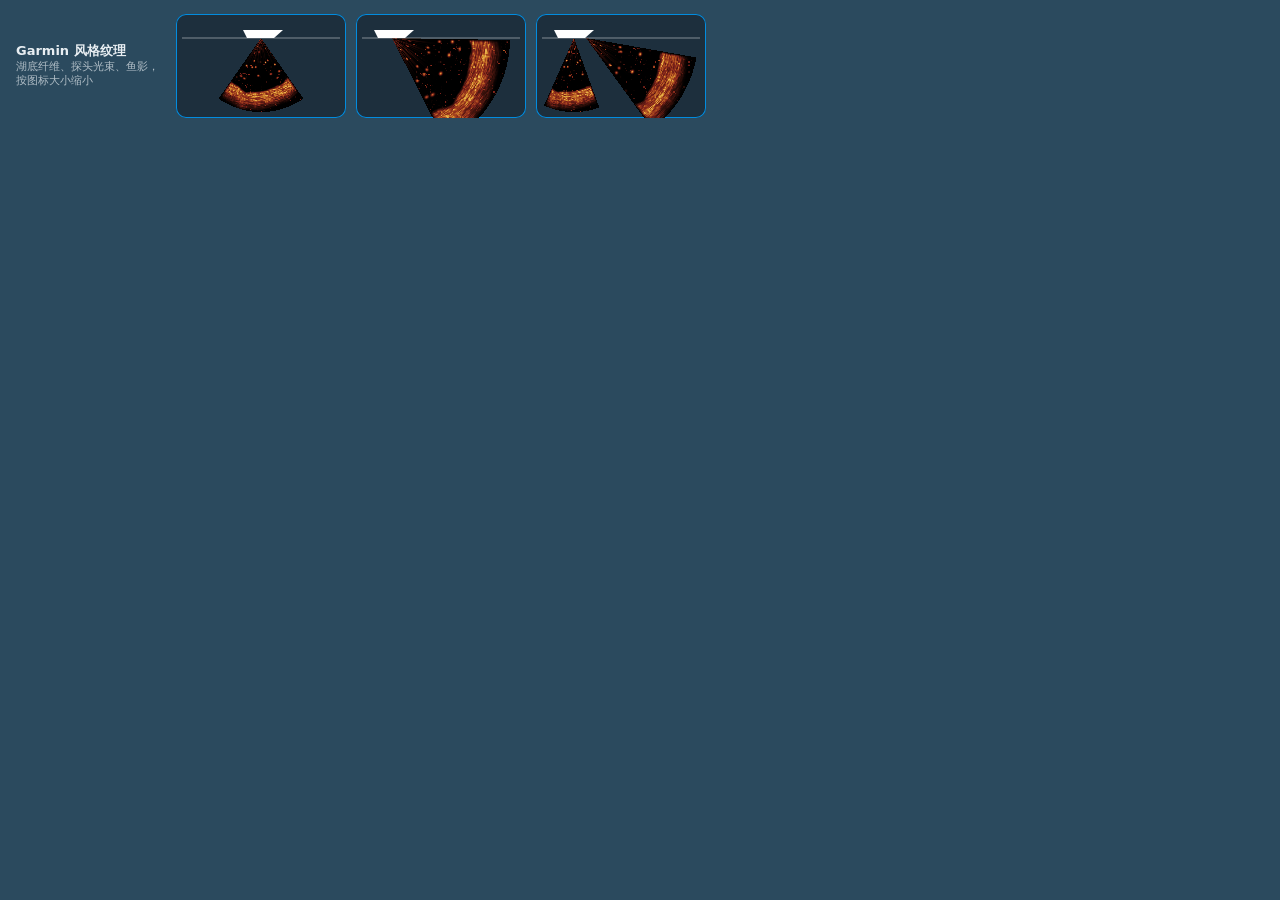
<file: fx/index.html>
<!doctype html><meta charset=utf-8><meta name=viewport content="width=device-width,initial-scale=1">
<title>Sonar Icon Effects</title>
<style>html{color-scheme:dark}body{margin:0;background:#2b4a5e;color:#e8eef2;font:600 13px system-ui,sans-serif;padding-block:14px;padding-left:max(16px,env(safe-area-inset-left,0px));padding-right:max(16px,env(safe-area-inset-right,0px))}
.r{display:flex;flex-wrap:wrap;gap:10px;align-items:center}.l{width:150px;line-height:1.3}.l small{display:block;font-weight:400;opacity:.7}
.t{position:relative;width:170px;height:104px;border-radius:10px;background:#1d2f3d;box-shadow:inset 0 0 0 1px #028cdf;overflow:hidden}
canvas{position:absolute;inset:0;width:100%;height:100%}svg{position:absolute;inset:0;width:100%;height:100%}</style>
<div class=r><div class=l>Garmin 风格纹理<small>湖底纤维、探头光束、鱼影，按图标大小缩小</small></div><div class=t id=Down></div><div class=t id=Forward></div><div class=t id=Combo></div></div>
<script>
const LUT=new Uint8Array([0,0,0,2,1,0,4,1,1,7,2,1,9,2,2,11,3,2,13,4,2,15,4,3,18,5,3,20,6,4,22,6,4,24,7,4,26,7,5,28,8,5,30,8,5,32,9,6,34,9,6,35,10,6,36,10,6,37,11,7,39,11,7,40,12,7,41,12,8,43,13,8,44,13,8,46,14,9,47,14,9,48,15,10,50,15,10,51,16,10,53,16,11,54,16,11,56,17,11,57,17,12,59,18,12,60,18,12,62,19,12,63,19,13,65,19,13,66,20,13,68,20,14,69,21,14,71,21,14,72,21,15,74,22,15,76,22,15,77,23,16,78,23,16,80,23,16,81,24,16,83,24,17,84,25,17,86,25,17,87,25,18,88,25,18,90,26,18,91,26,18,92,26,19,94,27,19,95,27,19,97,27,20,98,27,20,99,28,20,101,28,21,102,28,21,104,29,21,105,29,21,106,29,22,108,30,22,109,30,22,111,30,23,112,31,23,114,31,23,115,31,24,116,32,24,118,32,24,119,32,24,120,33,25,122,33,25,123,34,25,124,34,25,125,35,25,126,35,26,127,36,26,128,36,26,129,37,26,130,38,26,131,38,26,132,39,26,133,40,27,134,40,27,135,41,27,136,42,27,137,42,27,138,43,27,138,44,27,139,45,27,140,45,27,141,46,27,142,47,28,142,48,28,143,48,28,144,49,28,145,50,28,146,51,28,146,51,28,147,52,28,148,53,28,149,54,28,150,54,28,150,55,29,151,56,29,152,57,29,153,57,29,154,58,29,154,59,29,155,60,29,156,60,29,157,61,29,158,62,29,158,63,29,159,63,29,160,64,30,161,65,30,162,66,30,163,66,30,163,67,30,164,68,30,165,69,30,166,70,31,167,71,31,168,72,31,169,73,31,170,74,31,171,75,32,172,76,32,173,77,32,173,78,32,174,79,33,175,80,33,176,81,33,177,82,34,177,83,34,178,84,34,179,86,34,180,87,35,181,88,35,181,89,35,182,90,36,183,91,36,183,92,36,184,93,37,185,94,37,186,96,37,186,97,38,187,98,38,188,99,38,188,100,39,189,101,39,190,102,39,191,103,40,191,104,40,192,105,40,193,106,41,193,107,41,194,108,41,194,110,41,195,111,42,196,112,42,196,113,42,197,114,42,197,115,43,198,116,43,198,117,43,199,119,43,200,120,43,200,121,44,201,122,44,201,123,44,202,125,44,202,126,44,203,127,45,203,128,45,204,129,45,204,130,45,205,131,45,205,132,46,206,134,46,206,135,46,207,136,46,207,137,47,208,138,47,208,139,47,209,140,47,209,142,48,210,143,48,211,145,48,212,146,49,212,148,49,213,149,50,214,150,51,215,152,52,216,153,52,217,155,53,218,156,54,218,158,55,219,159,57,220,160,58,221,161,59,222,163,61,223,164,62,224,165,63,225,167,65,226,168,66,226,169,67,227,170,69,228,171,70,229,173,72,230,174,73,231,175,74,232,176,76,233,178,77,234,179,79,234,181,83,235,183,86,236,185,90,236,187,93,237,189,96,238,191,100,238,193,103,239,196,107,240,198,110,240,200,114,241,202,117,241,204,121,242,206,125,243,209,128,243,211,132,244,213,135,245,215,139,245,217,142,246,220,146,246,222,149,247,224,155,248,226,163,249,229,170,249,231,178,250,234,186,251,237,193,251,239,201,252,242,209,253,244,216,253,246,223,254,249,229,254,251,235,255,255,255]),W=170,H=104,SEA=24
const rad=a=>a*Math.PI/180
const shapes={Down:[[85,SEA,90,70,74]],Forward:[[36,SEA,32,62,118]],Combo:[[38,SEA,92,44,74],[50,SEA,32,44,112]]}
const fs=`precision highp float;uniform float t;uniform vec4 f[2];uniform float n;uniform float d;uniform sampler2D lut;
float h(vec2 p){return fract(sin(dot(p,vec2(127.1,311.7)))*43758.5453);}
float vn(vec2 p){vec2 i=floor(p),q=fract(p);q=q*q*(3.-2.*q);return mix(mix(h(i),h(i+vec2(1,0)),q.x),mix(h(i+vec2(0,1)),h(i+vec2(1,1)),q.x),q.y);}
float bayer(vec2 p){float s=0.,w=1.;for(int i=0;i<3;i++){vec2 m=mod(p,2.);float q=m.x*(3.-2.*m.y)+2.*m.y*(1.-m.x);q=m.x<.5?(m.y<.5?0.:3.):(m.y<.5?2.:1.);s=s*0.+s+q*w;w*=.25;p=floor(p/2.);}return (s+.125)/4.*1.;}
void main(){vec2 c=vec2(gl_FragCoord.x,${H}.*d-gl_FragCoord.y)/d;vec3 o=vec3(0.);float al=0.;
for(int i=0;i<2;i++){if(float(i)>=n)break;vec2 a=f[i].xy;float R=f[i].z,ang=f[i].w;vec2 p=c-a;float r=length(p);float th=atan(p.y,p.x)-ang;
float hw=(i==0?HA0:HA1);if(abs(th)>hw||r>R)continue;float u=r/R;
float pg=floor(t*8.);float e=smoothstep(hw,hw-.04,abs(th));
float wv=sin(pow(r/50.,1.7)*7.-6.*t)*.5+.5;
float fib=vn(vec2(th*22.+pg*.03,u*150.));float fib2=vn(vec2(th*60.,u*60.+3.));
float bedR=.68+.05*sin(th*4.+1.)+.05*vn(vec2(th*7.,2.));
float bed=smoothstep(bedR-.02,bedR+.02,u)*(1.-smoothstep(bedR+.1,bedR+.26,u));
float bedV=bed*(.2+.6*fib*fib2+.28*fib);
float rays=exp(-u*11.)*pow(vn(vec2(th*38.,1.)),2.)*.9;
vec2 cl=vec2(th*9.,u*11.);vec2 ci=floor(cl);float hit=step(.8,h(ci+7.))*step(u,bedR-.1)*step(.12,u);vec2 cf=fract(cl)-.5-(vec2(h(ci),h(ci+3.))-.5)*.4;float blob=hit*exp(-(cf.x*cf.x*18.+cf.y*cf.y*70.))*.72;
float speck=pow(h(floor(c*d*.8)+pg*.011),60.)*.5;
float v=max(max(bedV,rays),blob)+speck;v*=(.72+.38*wv)*e;v=min(v*1.1,.86);
vec3 col=texture2D(lut,vec2(clamp(v,0.,.995),.5)).rgb;o=max(o,col);al=1.;}
gl_FragColor=vec4(o,al);}`
for(const v of Object.keys(shapes)){const el=document.getElementById(v),c=document.createElement('canvas'),d=Math.min(2,devicePixelRatio||1);c.width=W*d;c.height=H*d;el.append(c)
const s=shapes[v];const HA=s.map(a=>rad(a[3]/2));
const g=c.getContext('webgl',{premultipliedAlpha:false,alpha:true});
const vs=g.createShader(g.VERTEX_SHADER);g.shaderSource(vs,'attribute vec2 p;void main(){gl_Position=vec4(p,0.,1.);}');g.compileShader(vs)
const fsh=g.createShader(g.FRAGMENT_SHADER);g.shaderSource(fsh,fs.replace('HA0',HA[0].toFixed(4)).replace('HA1',(HA[1]||0).toFixed(4)));g.compileShader(fsh)
if(!g.getShaderParameter(fsh,g.COMPILE_STATUS))console.error(g.getShaderInfoLog(fsh))
const pr=g.createProgram();g.attachShader(pr,vs);g.attachShader(pr,fsh);g.linkProgram(pr);g.useProgram(pr)
g.bindBuffer(g.ARRAY_BUFFER,g.createBuffer());g.bufferData(g.ARRAY_BUFFER,new Float32Array([-1,-1,3,-1,-1,3]),g.STATIC_DRAW);const loc=g.getAttribLocation(pr,'p');g.enableVertexAttribArray(loc);g.vertexAttribPointer(loc,2,g.FLOAT,false,0,0)
const rgba=new Uint8Array(1024);for(let i=0;i<256;i++)rgba.set([LUT[i*3],LUT[i*3+1],LUT[i*3+2],255],i*4)
g.bindTexture(g.TEXTURE_2D,g.createTexture());g.texImage2D(g.TEXTURE_2D,0,g.RGBA,256,1,0,g.RGBA,g.UNSIGNED_BYTE,rgba);g.texParameteri(g.TEXTURE_2D,g.TEXTURE_MIN_FILTER,g.LINEAR);g.texParameteri(g.TEXTURE_2D,g.TEXTURE_MAG_FILTER,g.LINEAR);g.texParameteri(g.TEXTURE_2D,g.TEXTURE_WRAP_S,g.CLAMP_TO_EDGE);g.texParameteri(g.TEXTURE_2D,g.TEXTURE_WRAP_T,g.CLAMP_TO_EDGE)
const fa=[];s.forEach(a=>fa.push(a[0],a[1],a[4],rad(a[2])));while(fa.length<8)fa.push(0)
g.uniform4fv(g.getUniformLocation(pr,'f'),new Float32Array(fa));g.uniform1f(g.getUniformLocation(pr,'n'),s.length);g.uniform1f(g.getUniformLocation(pr,'d'),d)
const ut=g.getUniformLocation(pr,'t');g.viewport(0,0,c.width,c.height)
const still=matchMedia('(prefers-reduced-motion:reduce)').matches
const draw=ms=>{g.clearColor(0,0,0,0);g.clear(g.COLOR_BUFFER_BIT);g.uniform1f(ut,ms/1000);g.drawArrays(g.TRIANGLES,0,3);if(!still)requestAnimationFrame(draw)};requestAnimationFrame(draw)
const x=v==='Down'?85:36
el.insertAdjacentHTML('beforeend',`<svg viewBox="0 0 ${W} ${H}"><path d="M6 ${SEA}H${W-6}" stroke="#fff" stroke-opacity=".45"/><path d="M${x-18} ${SEA-8}H${x+22}L${x+13} ${SEA}H${x-14}Z" fill="#fff"/></svg>`)}
</script>
</file>
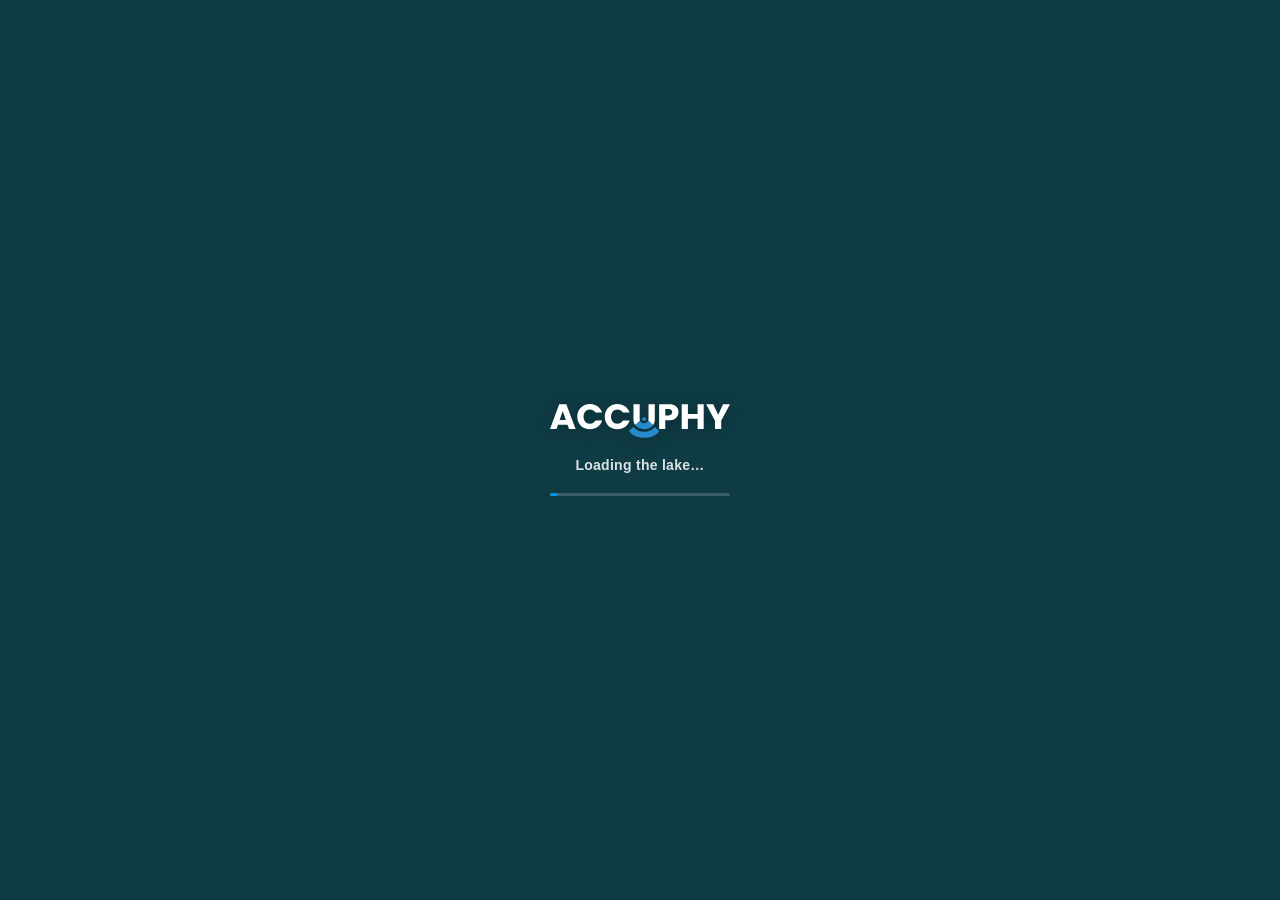
<file: jig/index.html>
<!doctype html>
<html lang="en"><head><meta charset="utf-8"><meta name="robots" content="noindex">
<meta http-equiv="refresh" content="0; url=../"><title>Accuphy Lab</title>
<link rel="canonical" href="../"></head>
<body><p>This test page has moved. <a href="../">Open the Accuphy Lab</a>.</p></body></html>
</file>
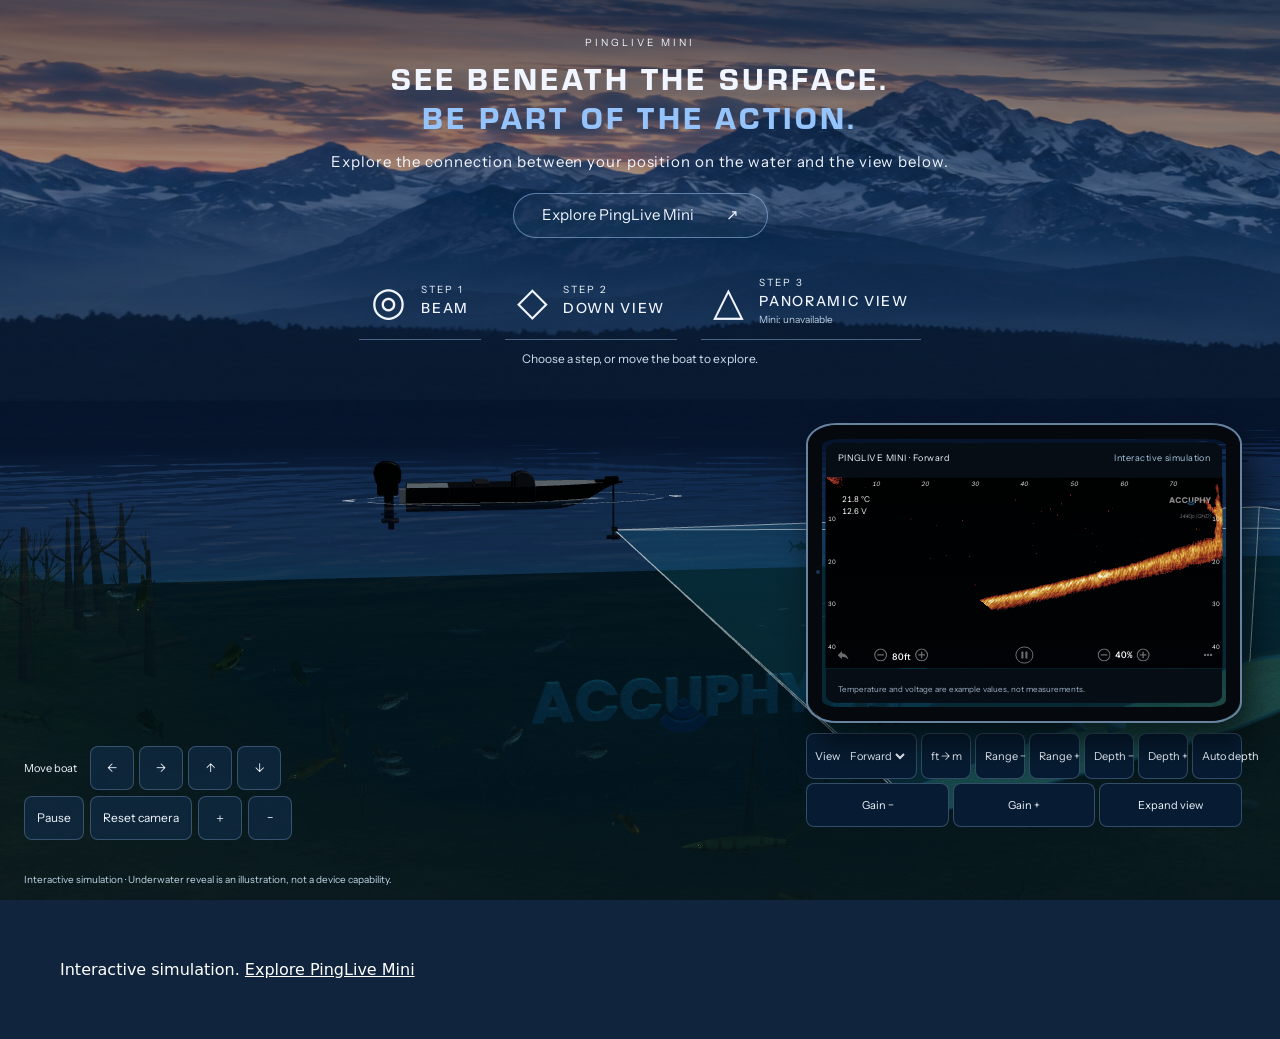
<file: pr31/index.html>
<!doctype html><html lang="en"><meta charset="utf-8"><meta name="viewport" content="width=device-width,initial-scale=1"><meta name="robots" content="noindex"><title>ACCUPHY — Blue Hour Lake</title><link rel="stylesheet" href="./accuphy-blue-hour-822669c346d5.css"><style>body{margin:0;background:#10253d}footer{padding:60px;color:white;font:16px system-ui}</style><div data-accuphy-blue-hour><header style="padding:48px 24px;color:white;text-align:center;font:16px system-ui"><h1>SEE BENEATH THE SURFACE.</h1><p>BE PART OF THE ACTION.</p><p>Interactive simulation. If the lake does not load, explore PingLive Mini.</p><a style="color:white" href="https://shop.accuphy.com/en-us/products/pinglive-mini">Explore PingLive Mini</a></header></div><footer>Interactive simulation. <a style="color:white" href="https://shop.accuphy.com/en-us/products/pinglive-mini">Explore PingLive Mini</a></footer><script type="module" src="./accuphy-blue-hour-loader.js"></script></html>
</file>
<file: pr31/accuphy-blue-hour-822669c346d5.css>
:where([data-accuphy-blue-hour]) .bh-hero{isolation:isolate;color:#f0f5ff;touch-action:pan-y pinch-zoom;background:#132d4d;height:min(960px,100vh);min-height:800px;font:15px/1.5 Instrument Sans,sans-serif;position:relative;overflow:hidden}:where([data-accuphy-blue-hour]) .bh-hero *{box-sizing:border-box}:where([data-accuphy-blue-hour]) .bh-hero button,:where([data-accuphy-blue-hour]) .bh-hero a{touch-action:pan-y pinch-zoom}:where([data-accuphy-blue-hour]) .bh-hero button{cursor:pointer;color:inherit;font:inherit;background:#112c46b8;border:1px solid #a9cfff44;border-radius:8px;min-height:44px;padding:8px 12px}:where([data-accuphy-blue-hour]) .bh-hero button:disabled{opacity:.45;cursor:default}:where([data-accuphy-blue-hour]) .bh-hero :focus-visible{outline-offset:4px;outline:2px solid #b6e8ff}:where([data-accuphy-blue-hour]) .bh-canvas{touch-action:pan-y pinch-zoom;position:absolute;inset:0}:where([data-accuphy-blue-hour]) .bh-canvas>div,:where([data-accuphy-blue-hour]) .bh-canvas canvas{touch-action:pan-y pinch-zoom!important}:where([data-accuphy-blue-hour]) .bh-shade{pointer-events:none;background:linear-gradient(#071c3ae0,#0000 48%,#071b32aa);position:absolute;inset:0}:where([data-accuphy-blue-hour]) .bh-heading{text-align:center;pointer-events:none;padding:35px 24px 0;position:relative}:where([data-accuphy-blue-hour]) .bh-heading>*{margin:0}:where([data-accuphy-blue-hour]) .bh-heading h1{letter-spacing:.1em;font:800 clamp(22px,2.5vw,43px)/1.23 Eurostile Heavy,sans-serif}:where([data-accuphy-blue-hour]) .bh-heading h1 span{color:#95c4fc;display:block}:where([data-accuphy-blue-hour]) .bh-heading>p:not(.bh-kicker){letter-spacing:.06em;margin-top:12px}:where([data-accuphy-blue-hour]) .bh-kicker{letter-spacing:.3em;font-size:10px;margin-bottom:10px!important}:where([data-accuphy-blue-hour]) .bh-cta{color:inherit;pointer-events:auto;background:#7398bc14;border:1px solid #9bc4f488;border-radius:30px;justify-content:center;align-items:center;gap:32px;min-height:44px;margin-top:20px;padding:10px 28px;text-decoration:none;display:inline-flex}:where([data-accuphy-blue-hour]) .bh-steps{justify-content:center;gap:24px;max-width:880px;margin:25px auto 0;display:flex;position:relative}:where([data-accuphy-blue-hour]) .bh-steps button{text-align:left;background:0 0;border:0;border-bottom:1px solid #accfff66;border-radius:0;align-items:center;gap:15px;min-width:195px;padding:12px;display:flex}:where([data-accuphy-blue-hour]) .bh-steps button[aria-pressed=true]{border-color:#8cdcff;box-shadow:0 5px 8px -6px #80ddff}:where([data-accuphy-blue-hour]) .bh-symbol{font-size:40px;font-weight:300;line-height:1}:where([data-accuphy-blue-hour]) .bh-steps small{letter-spacing:.2em;font-size:10px;display:block}:where([data-accuphy-blue-hour]) .bh-steps strong{letter-spacing:.12em;text-transform:uppercase;font-size:14px;font-weight:500}:where([data-accuphy-blue-hour]) .bh-steps em{color:#bad0e4;font-size:10px;font-style:normal;display:block}:where([data-accuphy-blue-hour]) .bh-status{text-align:center;color:#cee0ef;max-width:670px;margin:10px auto;padding:0 16px;font-size:12px;position:relative}:where([data-accuphy-blue-hour]) .bh-device{pointer-events:none;width:clamp(340px,34vw,580px);position:absolute;bottom:73px;right:3%}:where([data-accuphy-blue-hour]) .bh-device-bezel{aspect-ratio:195.4/134.8;background:0 0;border:2px solid #6883a0;border-radius:7%;padding:5% 4%;position:relative;box-shadow:8px 18px 32px #0009}:where([data-accuphy-blue-hour]) .bh-device-bezel:before{content:"";pointer-events:none;border:14px solid #05080d;border-radius:7%;position:absolute;inset:0}:where([data-accuphy-blue-hour]) .bh-camera{background:#1c3552;border-radius:50%;width:4px;height:4px;position:absolute;top:49%;left:1.7%}:where([data-accuphy-blue-hour]) .bh-display{aspect-ratio:2266/1488;border-radius:3%;flex-direction:column;justify-content:space-between;display:flex;position:absolute;top:50%;left:4%;right:4%;overflow:hidden;transform:translateY(-50%)}:where([data-accuphy-blue-hour]) .bh-device-label,:where([data-accuphy-blue-hour]) .bh-example{letter-spacing:.05em;background:#070d15;margin:0;padding:8px 12px;font-size:9px}:where([data-accuphy-blue-hour]) .bh-device-label span{float:right;color:#a7c6dc}:where([data-accuphy-blue-hour]) .bh-example{color:#9bb1c6;letter-spacing:0;font-size:8px}:where([data-accuphy-blue-hour]) .bh-sonar-frame{aspect-ratio:2.08;pointer-events:auto;position:absolute;top:50%;left:0;right:0;transform:translateY(-50%)}:where([data-accuphy-blue-hour]) .bh-sonar-content{position:absolute;inset:0;overflow:hidden;container-type:size}:where([data-accuphy-blue-hour]) .bh-sonar-content .ph-ctl{pointer-events:none}:where([data-accuphy-blue-hour]) .bh-screen-controls{pointer-events:auto;flex-wrap:wrap;gap:4px;margin-top:10px;display:flex}:where([data-accuphy-blue-hour]) .bh-screen-controls button{white-space:nowrap;background:#071c32;flex:1;padding:4px 9px;font-size:11px}:where([data-accuphy-blue-hour]) .bh-tools{flex-wrap:wrap;gap:6px;max-width:380px;display:flex;position:absolute;bottom:60px;left:24px}:where([data-accuphy-blue-hour]) .bh-tools button{font-size:12px}:where([data-accuphy-blue-hour]) .bh-move{align-items:center;gap:5px;width:100%;display:flex}:where([data-accuphy-blue-hour]) .bh-move span{margin-right:8px;font-size:11px}:where([data-accuphy-blue-hour]) .bh-disclosure{color:#bed4e7;margin:0;font-size:10px;position:absolute;bottom:13px;left:24px}:where([data-accuphy-blue-hour]) .bh-error{z-index:5;background:#142b43;padding:24px;position:absolute;top:45%;left:10%;right:10%}:where([data-accuphy-blue-hour]) .bh-expanded{height:1100px}:where([data-accuphy-blue-hour]) .bh-expanded .bh-device{width:min(760px,80%)}@media (width<=900px){:where([data-accuphy-blue-hour]) .bh-heading h1{font-size:27px}:where([data-accuphy-blue-hour]) .bh-steps{gap:6px}:where([data-accuphy-blue-hour]) .bh-steps button{flex:1;justify-content:center;min-width:0}:where([data-accuphy-blue-hour]) .bh-device{width:360px}:where([data-accuphy-blue-hour]) .bh-tools{max-width:260px}:where([data-accuphy-blue-hour]) .bh-steps strong{font-size:12px}}@media (width<=699px){:where([data-accuphy-blue-hour]) .bh-hero{height:1100px;min-height:1100px}:where([data-accuphy-blue-hour]) .bh-heading{padding:25px 16px 0}:where([data-accuphy-blue-hour]) .bh-heading h1{letter-spacing:.025em;font-size:23px}:where([data-accuphy-blue-hour]) .bh-heading>p:not(.bh-kicker){font-size:12px}:where([data-accuphy-blue-hour]) .bh-cta{margin-top:15px}:where([data-accuphy-blue-hour]) .bh-steps{gap:0;margin:18px 10px 0}:where([data-accuphy-blue-hour]) .bh-steps button{align-items:flex-start;gap:5px;padding:8px 3px}:where([data-accuphy-blue-hour]) .bh-symbol{font-size:24px}:where([data-accuphy-blue-hour]) .bh-steps strong{letter-spacing:.025em;font-size:10px}:where([data-accuphy-blue-hour]) .bh-steps small,:where([data-accuphy-blue-hour]) .bh-steps em{font-size:8px}:where([data-accuphy-blue-hour]) .bh-status{font-size:11px}:where([data-accuphy-blue-hour]) .bh-device{width:auto;bottom:150px;left:16px;right:16px}:where([data-accuphy-blue-hour]) .bh-tools{max-width:none;bottom:45px;left:16px;right:16px}:where([data-accuphy-blue-hour]) .bh-move{width:auto}:where([data-accuphy-blue-hour]) .bh-move span{display:none}:where([data-accuphy-blue-hour]) .bh-disclosure{font-size:9px;bottom:10px;left:16px;right:16px}:where([data-accuphy-blue-hour]) .bh-device-label{font-size:8px}:where([data-accuphy-blue-hour]) .bh-example{font-size:7px}:where([data-accuphy-blue-hour]) .bh-expanded{height:1240px}:where([data-accuphy-blue-hour]) .bh-expanded .bh-device{width:auto;bottom:175px;left:5px;right:5px}}@media (prefers-reduced-motion:reduce){:where([data-accuphy-blue-hour]) .bh-hero *{transition:none!important;animation:none!important}}:where([data-accuphy-blue-hour]) .bh-screen-controls label{background:#071c32;border:1px solid #a9cfff44;border-radius:8px;align-items:center;gap:6px;min-height:44px;padding:0 8px;font-size:11px;display:flex}:where([data-accuphy-blue-hour]) .bh-screen-controls select{color:#eaf4ff;min-height:44px;font:inherit;background:#071c32;border:0}:where([data-accuphy-blue-hour]) .bh-shade{background:linear-gradient(#071c3a9c,#0000 48%,#071b3233)}:where([data-accuphy-blue-hour]) .bh-screen-controls{border:0;min-inline-size:0;padding:0}:where([data-accuphy-blue-hour]) .bh-screen-controls:disabled{opacity:.5}:where([data-accuphy-blue-hour]) .bh-native-viewport{aspect-ratio:2.08;visibility:hidden;pointer-events:none;contain:layout;width:calc(100vw - 24px);position:fixed;top:0;left:-10000px}@media (width>=640px){:where([data-accuphy-blue-hour]) .bh-native-viewport{width:min(42vw,clamp(440px,34vw,560px),83.2vh)}}:where([data-accuphy-blue-hour]) .bh-poster{object-fit:cover;pointer-events:none;width:100%;height:100%;position:absolute;inset:0}:where([data-accuphy-blue-hour]) .bh-hero button{min-width:44px}:where([data-accuphy-blue-hour]) .bh-display{background:linear-gradient(#070d15 0 13%,#0000 13% 87%,#070d15 87%)}@layer properties{@supports (((-webkit-hyphens:none)) and (not (margin-trim:inline))) or ((-moz-orient:inline) and (not (color:rgb(from red r g b)))){:where([data-accuphy-blue-hour]) *,:where([data-accuphy-blue-hour]) :before,:where([data-accuphy-blue-hour]) :after,:where([data-accuphy-blue-hour]) ::backdrop{--tw-translate-x:0;--tw-translate-y:0;--tw-translate-z:0;--tw-rotate-x:initial;--tw-rotate-y:initial;--tw-rotate-z:initial;--tw-skew-x:initial;--tw-skew-y:initial;--tw-border-style:solid;--tw-leading:initial;--tw-font-weight:initial;--tw-tracking:initial;--tw-ordinal:initial;--tw-slashed-zero:initial;--tw-numeric-figure:initial;--tw-numeric-spacing:initial;--tw-numeric-fraction:initial;--tw-shadow:0 0 #0000;--tw-shadow-color:initial;--tw-shadow-alpha:100%;--tw-inset-shadow:0 0 #0000;--tw-inset-shadow-color:initial;--tw-inset-shadow-alpha:100%;--tw-ring-color:initial;--tw-ring-shadow:0 0 #0000;--tw-inset-ring-color:initial;--tw-inset-ring-shadow:0 0 #0000;--tw-ring-inset:initial;--tw-ring-offset-width:0px;--tw-ring-offset-color:#fff;--tw-ring-offset-shadow:0 0 #0000;--tw-outline-style:solid;--tw-blur:initial;--tw-brightness:initial;--tw-contrast:initial;--tw-grayscale:initial;--tw-hue-rotate:initial;--tw-invert:initial;--tw-opacity:initial;--tw-saturate:initial;--tw-sepia:initial;--tw-drop-shadow:initial;--tw-drop-shadow-color:initial;--tw-drop-shadow-alpha:100%;--tw-drop-shadow-size:initial;--tw-backdrop-blur:initial;--tw-backdrop-brightness:initial;--tw-backdrop-contrast:initial;--tw-backdrop-grayscale:initial;--tw-backdrop-hue-rotate:initial;--tw-backdrop-invert:initial;--tw-backdrop-opacity:initial;--tw-backdrop-saturate:initial;--tw-backdrop-sepia:initial;--tw-duration:initial;--tw-ease:initial}}}@layer theme{:where([data-accuphy-blue-hour]),:where([data-accuphy-blue-hour]){--font-sans:-apple-system, BlinkMacSystemFont, "Segoe UI", Roboto, "Helvetica Neue", "Noto Sans", Arial, sans-serif, "Apple Color Emoji", "Segoe UI Emoji", "Segoe UI Symbol", "Noto Color Emoji";--font-mono:ui-monospace, SFMono-Regular, Menlo, Monaco, Consolas, "Liberation Mono", "Courier New", monospace;--color-amber-300:oklch(87.9% .169 91.605);--color-amber-400:oklch(82.8% .189 84.429);--color-lime-300:oklch(89.7% .196 126.665);--color-neutral-50:oklch(98.5% 0 none);--color-neutral-200:oklch(92.2% 0 none);--color-neutral-300:oklch(87% 0 none);--color-neutral-400:oklch(70.8% 0 none);--color-neutral-500:oklch(55.6% 0 none);--color-neutral-700:oklch(37.1% 0 none);--color-neutral-900:oklch(20.5% 0 none);--color-black:#000;--color-white:#fff;--spacing:.25rem;--container-3xl:48rem;--text-xs:.75rem;--text-xs--line-height:calc(1 / .75);--text-sm:.875rem;--text-sm--line-height:calc(1.25 / .875);--text-3xl:1.875rem;--text-3xl--line-height:calc(2.25 / 1.875);--text-4xl:2.25rem;--text-4xl--line-height:calc(2.5 / 2.25);--font-weight-medium:500;--font-weight-semibold:600;--tracking-tight:-.025em;--leading-tight:1.25;--leading-snug:1.375;--leading-relaxed:1.625;--radius-md:.375rem;--radius-xl:.75rem;--radius-2xl:1rem;--ease-out:cubic-bezier(0, 0, .2, 1);--ease-in-out:cubic-bezier(.4, 0, .2, 1);--default-transition-duration:.15s;--default-transition-timing-function:cubic-bezier(.4, 0, .2, 1);--default-font-family:var(--font-sans);--default-mono-font-family:var(--font-mono)}}@layer base{:where([data-accuphy-blue-hour]) *,:where([data-accuphy-blue-hour]) :after,:where([data-accuphy-blue-hour]) :before,:where([data-accuphy-blue-hour]) ::backdrop{box-sizing:border-box;border:0 solid;margin:0;padding:0}:where([data-accuphy-blue-hour]) ::file-selector-button{box-sizing:border-box;border:0 solid;margin:0;padding:0}:where([data-accuphy-blue-hour]),:where([data-accuphy-blue-hour]){-webkit-text-size-adjust:100%;tab-size:4;line-height:1.5;font-family:var(--default-font-family,-apple-system, BlinkMacSystemFont, "Segoe UI", Roboto, "Helvetica Neue", "Noto Sans", Arial, sans-serif, "Apple Color Emoji", "Segoe UI Emoji", "Segoe UI Symbol", "Noto Color Emoji");font-feature-settings:var(--default-font-feature-settings,normal);font-variation-settings:var(--default-font-variation-settings,normal);-webkit-tap-highlight-color:transparent}:where([data-accuphy-blue-hour]) hr{height:0;color:inherit;border-top-width:1px}:where([data-accuphy-blue-hour]) abbr:where([title]){-webkit-text-decoration:underline dotted;text-decoration:underline dotted}:where([data-accuphy-blue-hour]) h1,:where([data-accuphy-blue-hour]) h2,:where([data-accuphy-blue-hour]) h3,:where([data-accuphy-blue-hour]) h4,:where([data-accuphy-blue-hour]) h5,:where([data-accuphy-blue-hour]) h6{font-size:inherit;font-weight:inherit}:where([data-accuphy-blue-hour]) a{color:inherit;-webkit-text-decoration:inherit;-webkit-text-decoration:inherit;-webkit-text-decoration:inherit;-webkit-text-decoration:inherit;text-decoration:inherit}:where([data-accuphy-blue-hour]) b,:where([data-accuphy-blue-hour]) strong{font-weight:bolder}:where([data-accuphy-blue-hour]) code,:where([data-accuphy-blue-hour]) kbd,:where([data-accuphy-blue-hour]) samp,:where([data-accuphy-blue-hour]) pre{font-family:var(--default-mono-font-family,ui-monospace, SFMono-Regular, Menlo, Monaco, Consolas, "Liberation Mono", "Courier New", monospace);font-feature-settings:var(--default-mono-font-feature-settings,normal);font-variation-settings:var(--default-mono-font-variation-settings,normal);font-size:1em}:where([data-accuphy-blue-hour]) small{font-size:80%}:where([data-accuphy-blue-hour]) sub,:where([data-accuphy-blue-hour]) sup{vertical-align:baseline;font-size:75%;line-height:0;position:relative}:where([data-accuphy-blue-hour]) sub{bottom:-.25em}:where([data-accuphy-blue-hour]) sup{top:-.5em}:where([data-accuphy-blue-hour]) table{text-indent:0;border-color:inherit;border-collapse:collapse}:where([data-accuphy-blue-hour]) :-moz-focusring:where(:not(iframe)){outline:auto}:where([data-accuphy-blue-hour]) progress{vertical-align:baseline}:where([data-accuphy-blue-hour]) summary{display:list-item}:where([data-accuphy-blue-hour]) ol,:where([data-accuphy-blue-hour]) ul,:where([data-accuphy-blue-hour]) menu{list-style:none}:where([data-accuphy-blue-hour]) img,:where([data-accuphy-blue-hour]) svg,:where([data-accuphy-blue-hour]) video,:where([data-accuphy-blue-hour]) canvas,:where([data-accuphy-blue-hour]) audio,:where([data-accuphy-blue-hour]) iframe,:where([data-accuphy-blue-hour]) embed,:where([data-accuphy-blue-hour]) object{vertical-align:middle;display:block}:where([data-accuphy-blue-hour]) img,:where([data-accuphy-blue-hour]) video{max-width:100%;height:auto}:where([data-accuphy-blue-hour]) button,:where([data-accuphy-blue-hour]) input,:where([data-accuphy-blue-hour]) select,:where([data-accuphy-blue-hour]) optgroup,:where([data-accuphy-blue-hour]) textarea{font:inherit;font-feature-settings:inherit;font-variation-settings:inherit;letter-spacing:inherit;color:inherit;opacity:1;background-color:#0000;border-radius:0}:where([data-accuphy-blue-hour]) ::file-selector-button{font:inherit;font-feature-settings:inherit;font-variation-settings:inherit;letter-spacing:inherit;color:inherit;opacity:1;background-color:#0000;border-radius:0}:where([data-accuphy-blue-hour]) :where(select:is([multiple],[size])) optgroup{font-weight:bolder}:where([data-accuphy-blue-hour]) :where(select:is([multiple],[size])) optgroup option{padding-inline-start:20px}:where([data-accuphy-blue-hour]) ::file-selector-button{margin-inline-end:4px}:where([data-accuphy-blue-hour]) ::placeholder{opacity:1}@supports (not ((-webkit-appearance:-apple-pay-button))) or (contain-intrinsic-size:1px){:where([data-accuphy-blue-hour]) ::placeholder{color:currentColor}@supports (color:color-mix(in lab, red, red)){:where([data-accuphy-blue-hour]) ::placeholder{color:color-mix(in oklab, currentcolor 50%, transparent)}}}:where([data-accuphy-blue-hour]) textarea{resize:vertical}:where([data-accuphy-blue-hour]) ::-webkit-search-decoration{-webkit-appearance:none}:where([data-accuphy-blue-hour]) ::-webkit-date-and-time-value{min-height:1lh;text-align:inherit}:where([data-accuphy-blue-hour]) ::-webkit-datetime-edit{display:inline-flex}:where([data-accuphy-blue-hour]) ::-webkit-datetime-edit-fields-wrapper{padding:0}:where([data-accuphy-blue-hour]) ::-webkit-datetime-edit{padding-block:0}:where([data-accuphy-blue-hour]) ::-webkit-datetime-edit-year-field{padding-block:0}:where([data-accuphy-blue-hour]) ::-webkit-datetime-edit-month-field{padding-block:0}:where([data-accuphy-blue-hour]) ::-webkit-datetime-edit-day-field{padding-block:0}:where([data-accuphy-blue-hour]) ::-webkit-datetime-edit-hour-field{padding-block:0}:where([data-accuphy-blue-hour]) ::-webkit-datetime-edit-minute-field{padding-block:0}:where([data-accuphy-blue-hour]) ::-webkit-datetime-edit-second-field{padding-block:0}:where([data-accuphy-blue-hour]) ::-webkit-datetime-edit-millisecond-field{padding-block:0}:where([data-accuphy-blue-hour]) ::-webkit-datetime-edit-meridiem-field{padding-block:0}:where([data-accuphy-blue-hour]) ::-webkit-calendar-picker-indicator{line-height:1}:where([data-accuphy-blue-hour]) :-moz-ui-invalid{box-shadow:none}:where([data-accuphy-blue-hour]) button,:where([data-accuphy-blue-hour]) input:where([type=button],[type=reset],[type=submit]){appearance:button}:where([data-accuphy-blue-hour]) ::file-selector-button{appearance:button}:where([data-accuphy-blue-hour]) ::-webkit-inner-spin-button{height:auto}:where([data-accuphy-blue-hour]) ::-webkit-outer-spin-button{height:auto}:where([data-accuphy-blue-hour]) [hidden]:where(:not([hidden=until-found])){display:none!important}}@layer components;@layer utilities{:where([data-accuphy-blue-hour]) .pointer-events-auto{pointer-events:auto}:where([data-accuphy-blue-hour]) .pointer-events-none{pointer-events:none}:where([data-accuphy-blue-hour]) .collapse{visibility:collapse}:where([data-accuphy-blue-hour]) .invisible{visibility:hidden}:where([data-accuphy-blue-hour]) .visible{visibility:visible}:where([data-accuphy-blue-hour]) .absolute{position:absolute}:where([data-accuphy-blue-hour]) .fixed{position:fixed}:where([data-accuphy-blue-hour]) .relative{position:relative}:where([data-accuphy-blue-hour]) .static{position:static}:where([data-accuphy-blue-hour]) .sticky{position:sticky}:where([data-accuphy-blue-hour]) .inset-0{inset:0}:where([data-accuphy-blue-hour]) .inset-x-0{inset-inline:0}:where([data-accuphy-blue-hour]) .inset-x-3{inset-inline:calc(var(--spacing) * 3)}:where([data-accuphy-blue-hour]) .top-0{top:0}:where([data-accuphy-blue-hour]) .top-1\/2{top:50%}:where([data-accuphy-blue-hour]) .top-2{top:calc(var(--spacing) * 2)}:where([data-accuphy-blue-hour]) .top-3{top:calc(var(--spacing) * 3)}:where([data-accuphy-blue-hour]) .top-4{top:calc(var(--spacing) * 4)}:where([data-accuphy-blue-hour]) .right-0{right:0}:where([data-accuphy-blue-hour]) .right-2{right:calc(var(--spacing) * 2)}:where([data-accuphy-blue-hour]) .right-3{right:calc(var(--spacing) * 3)}:where([data-accuphy-blue-hour]) .right-\[28px\]{right:28px}:where([data-accuphy-blue-hour]) .bottom-3{bottom:calc(var(--spacing) * 3)}:where([data-accuphy-blue-hour]) .bottom-12{bottom:calc(var(--spacing) * 12)}:where([data-accuphy-blue-hour]) .bottom-\[240px\]{bottom:240px}:where([data-accuphy-blue-hour]) .bottom-\[calc\(14px\+env\(safe-area-inset-bottom\)\)\]{bottom:calc(14px + env(safe-area-inset-bottom))}:where([data-accuphy-blue-hour]) .bottom-full{bottom:100%}:where([data-accuphy-blue-hour]) .left-0{left:0}:where([data-accuphy-blue-hour]) .left-1\/2{left:50%}:where([data-accuphy-blue-hour]) .left-2{left:calc(var(--spacing) * 2)}:where([data-accuphy-blue-hour]) .left-4{left:calc(var(--spacing) * 4)}:where([data-accuphy-blue-hour]) .isolate{isolation:isolate}:where([data-accuphy-blue-hour]) .z-20{z-index:20}:where([data-accuphy-blue-hour]) .z-50{z-index:50}:where([data-accuphy-blue-hour]) .z-\[60\]{z-index:60}:where([data-accuphy-blue-hour]) .container{width:100%}@media (width>=40rem){:where([data-accuphy-blue-hour]) .container{max-width:40rem}}@media (width>=48rem){:where([data-accuphy-blue-hour]) .container{max-width:48rem}}@media (width>=64rem){:where([data-accuphy-blue-hour]) .container{max-width:64rem}}@media (width>=80rem){:where([data-accuphy-blue-hour]) .container{max-width:80rem}}@media (width>=96rem){:where([data-accuphy-blue-hour]) .container{max-width:96rem}}:where([data-accuphy-blue-hour]) .mx-auto{margin-inline:auto}:where([data-accuphy-blue-hour]) .mt-0\.5{margin-top:calc(var(--spacing) * .5)}:where([data-accuphy-blue-hour]) .mt-1{margin-top:var(--spacing)}:where([data-accuphy-blue-hour]) .mt-1\.5{margin-top:calc(var(--spacing) * 1.5)}:where([data-accuphy-blue-hour]) .mt-2{margin-top:calc(var(--spacing) * 2)}:where([data-accuphy-blue-hour]) .mt-4{margin-top:calc(var(--spacing) * 4)}:where([data-accuphy-blue-hour]) .mt-5{margin-top:calc(var(--spacing) * 5)}:where([data-accuphy-blue-hour]) .mt-10{margin-top:calc(var(--spacing) * 10)}:where([data-accuphy-blue-hour]) .mb-3{margin-bottom:calc(var(--spacing) * 3)}:where([data-accuphy-blue-hour]) .block{display:block}:where([data-accuphy-blue-hour]) .contents{display:contents}:where([data-accuphy-blue-hour]) .flex{display:flex}:where([data-accuphy-blue-hour]) .grid{display:grid}:where([data-accuphy-blue-hour]) .hidden{display:none}:where([data-accuphy-blue-hour]) .inline{display:inline}:where([data-accuphy-blue-hour]) .inline-block{display:inline-block}:where([data-accuphy-blue-hour]) .inline-flex{display:inline-flex}:where([data-accuphy-blue-hour]) .table{display:table}:where([data-accuphy-blue-hour]) .table-cell{display:table-cell}:where([data-accuphy-blue-hour]) .h-2{height:calc(var(--spacing) * 2)}:where([data-accuphy-blue-hour]) .h-4{height:calc(var(--spacing) * 4)}:where([data-accuphy-blue-hour]) .h-5{height:calc(var(--spacing) * 5)}:where([data-accuphy-blue-hour]) .h-\[18px\]{height:18px}:where([data-accuphy-blue-hour]) .min-h-screen{min-height:100vh}:where([data-accuphy-blue-hour]) .w-1{width:var(--spacing)}:where([data-accuphy-blue-hour]) .w-9{width:calc(var(--spacing) * 9)}:where([data-accuphy-blue-hour]) .w-14{width:calc(var(--spacing) * 14)}:where([data-accuphy-blue-hour]) .w-16{width:calc(var(--spacing) * 16)}:where([data-accuphy-blue-hour]) .w-20{width:calc(var(--spacing) * 20)}:where([data-accuphy-blue-hour]) .w-24{width:calc(var(--spacing) * 24)}:where([data-accuphy-blue-hour]) .w-36{width:calc(var(--spacing) * 36)}:where([data-accuphy-blue-hour]) .w-40{width:calc(var(--spacing) * 40)}:where([data-accuphy-blue-hour]) .w-\[88vw\]{width:88vw}:where([data-accuphy-blue-hour]) .w-\[min\(620px\,44vw\)\]{width:min(620px,44vw)}:where([data-accuphy-blue-hour]) .w-auto{width:auto}:where([data-accuphy-blue-hour]) .w-full{width:100%}:where([data-accuphy-blue-hour]) .w-max{width:max-content}:where([data-accuphy-blue-hour]) .max-w-3xl{max-width:var(--container-3xl)}:where([data-accuphy-blue-hour]) .max-w-\[60vw\]{max-width:60vw}:where([data-accuphy-blue-hour]) .max-w-\[90vw\]{max-width:90vw}:where([data-accuphy-blue-hour]) .max-w-\[420px\]{max-width:420px}:where([data-accuphy-blue-hour]) .flex-1{flex:1}:where([data-accuphy-blue-hour]) .shrink{flex-shrink:1}:where([data-accuphy-blue-hour]) .grow{flex-grow:1}:where([data-accuphy-blue-hour]) .border-collapse{border-collapse:collapse}:where([data-accuphy-blue-hour]) .-translate-x-1\/2{--tw-translate-x:calc(calc(1 / 2 * 100%) * -1);translate:var(--tw-translate-x) var(--tw-translate-y)}:where([data-accuphy-blue-hour]) .transform{transform:var(--tw-rotate-x,) var(--tw-rotate-y,) var(--tw-rotate-z,) var(--tw-skew-x,) var(--tw-skew-y,)}:where([data-accuphy-blue-hour]) .cursor-none{cursor:none}:where([data-accuphy-blue-hour]) .touch-none{touch-action:none}:where([data-accuphy-blue-hour]) .resize{resize:both}:where([data-accuphy-blue-hour]) .flex-col{flex-direction:column}:where([data-accuphy-blue-hour]) .flex-wrap{flex-wrap:wrap}:where([data-accuphy-blue-hour]) .items-center{align-items:center}:where([data-accuphy-blue-hour]) .items-end{align-items:flex-end}:where([data-accuphy-blue-hour]) .items-stretch{align-items:stretch}:where([data-accuphy-blue-hour]) .justify-between{justify-content:space-between}:where([data-accuphy-blue-hour]) .justify-center{justify-content:center}:where([data-accuphy-blue-hour]) .gap-1{gap:var(--spacing)}:where([data-accuphy-blue-hour]) .gap-1\.5{gap:calc(var(--spacing) * 1.5)}:where([data-accuphy-blue-hour]) .gap-2{gap:calc(var(--spacing) * 2)}:where([data-accuphy-blue-hour]) .gap-2\.5{gap:calc(var(--spacing) * 2.5)}:where([data-accuphy-blue-hour]) .gap-3{gap:calc(var(--spacing) * 3)}:where([data-accuphy-blue-hour]) .gap-4{gap:calc(var(--spacing) * 4)}:where([data-accuphy-blue-hour]) .overflow-hidden{overflow:hidden}:where([data-accuphy-blue-hour]) .rounded{border-radius:.25rem}:where([data-accuphy-blue-hour]) .rounded-2xl{border-radius:var(--radius-2xl)}:where([data-accuphy-blue-hour]) .rounded-full{border-radius:2147483647px}:where([data-accuphy-blue-hour]) .rounded-md{border-radius:var(--radius-md)}:where([data-accuphy-blue-hour]) .rounded-xl{border-radius:var(--radius-xl)}:where([data-accuphy-blue-hour]) .border{border-style:var(--tw-border-style);border-width:1px}:where([data-accuphy-blue-hour]) .border-neutral-200{border-color:var(--color-neutral-200)}:where([data-accuphy-blue-hour]) .border-white\/25{border-color:#ffffff40}@supports (color:color-mix(in lab, red, red)){:where([data-accuphy-blue-hour]) .border-white\/25{border-color:color-mix(in oklab, var(--color-white) 25%, transparent)}}:where([data-accuphy-blue-hour]) .bg-\[\#0d8fdb\]{background-color:#0d8fdb}:where([data-accuphy-blue-hour]) .bg-\[\#0f1216\]{background-color:#0f1216}:where([data-accuphy-blue-hour]) .bg-\[\#9cc1cf\]{background-color:#9cc1cf}:where([data-accuphy-blue-hour]) .bg-\[\#06111a\]{background-color:#06111a}:where([data-accuphy-blue-hour]) .bg-amber-400{background-color:var(--color-amber-400)}:where([data-accuphy-blue-hour]) .bg-black{background-color:var(--color-black)}:where([data-accuphy-blue-hour]) .bg-black\/50{background-color:#00000080}@supports (color:color-mix(in lab, red, red)){:where([data-accuphy-blue-hour]) .bg-black\/50{background-color:color-mix(in oklab, var(--color-black) 50%, transparent)}}:where([data-accuphy-blue-hour]) .bg-black\/55{background-color:#0000008c}@supports (color:color-mix(in lab, red, red)){:where([data-accuphy-blue-hour]) .bg-black\/55{background-color:color-mix(in oklab, var(--color-black) 55%, transparent)}}:where([data-accuphy-blue-hour]) .bg-black\/60{background-color:#0009}@supports (color:color-mix(in lab, red, red)){:where([data-accuphy-blue-hour]) .bg-black\/60{background-color:color-mix(in oklab, var(--color-black) 60%, transparent)}}:where([data-accuphy-blue-hour]) .bg-neutral-50{background-color:var(--color-neutral-50)}:where([data-accuphy-blue-hour]) .bg-neutral-700{background-color:var(--color-neutral-700)}:where([data-accuphy-blue-hour]) .bg-neutral-900{background-color:var(--color-neutral-900)}:where([data-accuphy-blue-hour]) .bg-white{background-color:var(--color-white)}:where([data-accuphy-blue-hour]) .bg-white\/8{background-color:#ffffff14}@supports (color:color-mix(in lab, red, red)){:where([data-accuphy-blue-hour]) .bg-white\/8{background-color:color-mix(in oklab, var(--color-white) 8%, transparent)}}:where([data-accuphy-blue-hour]) .bg-white\/10{background-color:#ffffff1a}@supports (color:color-mix(in lab, red, red)){:where([data-accuphy-blue-hour]) .bg-white\/10{background-color:color-mix(in oklab, var(--color-white) 10%, transparent)}}:where([data-accuphy-blue-hour]) .p-1{padding:var(--spacing)}:where([data-accuphy-blue-hour]) .p-3{padding:calc(var(--spacing) * 3)}:where([data-accuphy-blue-hour]) .p-4{padding:calc(var(--spacing) * 4)}:where([data-accuphy-blue-hour]) .p-5{padding:calc(var(--spacing) * 5)}:where([data-accuphy-blue-hour]) .p-6{padding:calc(var(--spacing) * 6)}:where([data-accuphy-blue-hour]) .px-1{padding-inline:var(--spacing)}:where([data-accuphy-blue-hour]) .px-3{padding-inline:calc(var(--spacing) * 3)}:where([data-accuphy-blue-hour]) .px-3\.5{padding-inline:calc(var(--spacing) * 3.5)}:where([data-accuphy-blue-hour]) .px-5{padding-inline:calc(var(--spacing) * 5)}:where([data-accuphy-blue-hour]) .px-6{padding-inline:calc(var(--spacing) * 6)}:where([data-accuphy-blue-hour]) .py-1{padding-block:var(--spacing)}:where([data-accuphy-blue-hour]) .py-1\.5{padding-block:calc(var(--spacing) * 1.5)}:where([data-accuphy-blue-hour]) .py-2{padding-block:calc(var(--spacing) * 2)}:where([data-accuphy-blue-hour]) .py-2\.5{padding-block:calc(var(--spacing) * 2.5)}:where([data-accuphy-blue-hour]) .py-3{padding-block:calc(var(--spacing) * 3)}:where([data-accuphy-blue-hour]) .py-4{padding-block:calc(var(--spacing) * 4)}:where([data-accuphy-blue-hour]) .py-16{padding-block:calc(var(--spacing) * 16)}:where([data-accuphy-blue-hour]) .pt-0\.5{padding-top:calc(var(--spacing) * .5)}:where([data-accuphy-blue-hour]) .pt-2{padding-top:calc(var(--spacing) * 2)}:where([data-accuphy-blue-hour]) .pt-2\.5{padding-top:calc(var(--spacing) * 2.5)}:where([data-accuphy-blue-hour]) .text-left{text-align:left}:where([data-accuphy-blue-hour]) .text-3xl{font-size:var(--text-3xl);line-height:var(--tw-leading,var(--text-3xl--line-height))}:where([data-accuphy-blue-hour]) .text-4xl{font-size:var(--text-4xl);line-height:var(--tw-leading,var(--text-4xl--line-height))}:where([data-accuphy-blue-hour]) .text-sm{font-size:var(--text-sm);line-height:var(--tw-leading,var(--text-sm--line-height))}:where([data-accuphy-blue-hour]) .text-xs{font-size:var(--text-xs);line-height:var(--tw-leading,var(--text-xs--line-height))}:where([data-accuphy-blue-hour]) .text-\[10px\]{font-size:10px}:where([data-accuphy-blue-hour]) .text-\[11\.5px\]{font-size:11.5px}:where([data-accuphy-blue-hour]) .text-\[11px\]{font-size:11px}:where([data-accuphy-blue-hour]) .text-\[12\.5px\]{font-size:12.5px}:where([data-accuphy-blue-hour]) .text-\[12px\]{font-size:12px}:where([data-accuphy-blue-hour]) .text-\[13\.5px\]{font-size:13.5px}:where([data-accuphy-blue-hour]) .text-\[13px\]{font-size:13px}:where([data-accuphy-blue-hour]) .text-\[14px\]{font-size:14px}:where([data-accuphy-blue-hour]) .text-\[15px\]{font-size:15px}:where([data-accuphy-blue-hour]) .text-\[22px\]{font-size:22px}:where([data-accuphy-blue-hour]) .leading-relaxed{--tw-leading:var(--leading-relaxed);line-height:var(--leading-relaxed)}:where([data-accuphy-blue-hour]) .leading-snug{--tw-leading:var(--leading-snug);line-height:var(--leading-snug)}:where([data-accuphy-blue-hour]) .leading-tight{--tw-leading:var(--leading-tight);line-height:var(--leading-tight)}:where([data-accuphy-blue-hour]) .font-medium{--tw-font-weight:var(--font-weight-medium);font-weight:var(--font-weight-medium)}:where([data-accuphy-blue-hour]) .font-semibold{--tw-font-weight:var(--font-weight-semibold);font-weight:var(--font-weight-semibold)}:where([data-accuphy-blue-hour]) .tracking-\[-0\.01em\]{--tw-tracking:-.01em;letter-spacing:-.01em}:where([data-accuphy-blue-hour]) .tracking-tight{--tw-tracking:var(--tracking-tight);letter-spacing:var(--tracking-tight)}:where([data-accuphy-blue-hour]) .text-wrap{text-wrap:wrap}:where([data-accuphy-blue-hour]) .whitespace-nowrap{white-space:nowrap}:where([data-accuphy-blue-hour]) .whitespace-pre-wrap{white-space:pre-wrap}:where([data-accuphy-blue-hour]) .text-\[\#ffd0d0\]{color:#ffd0d0}:where([data-accuphy-blue-hour]) .text-amber-300{color:var(--color-amber-300)}:where([data-accuphy-blue-hour]) .text-black{color:var(--color-black)}:where([data-accuphy-blue-hour]) .text-lime-300{color:var(--color-lime-300)}:where([data-accuphy-blue-hour]) .text-neutral-300{color:var(--color-neutral-300)}:where([data-accuphy-blue-hour]) .text-neutral-400{color:var(--color-neutral-400)}:where([data-accuphy-blue-hour]) .text-neutral-500{color:var(--color-neutral-500)}:where([data-accuphy-blue-hour]) .text-neutral-900{color:var(--color-neutral-900)}:where([data-accuphy-blue-hour]) .text-white{color:var(--color-white)}:where([data-accuphy-blue-hour]) .text-white\/85{color:#ffffffd9}@supports (color:color-mix(in lab, red, red)){:where([data-accuphy-blue-hour]) .text-white\/85{color:color-mix(in oklab, var(--color-white) 85%, transparent)}}:where([data-accuphy-blue-hour]) .text-white\/90{color:#ffffffe6}@supports (color:color-mix(in lab, red, red)){:where([data-accuphy-blue-hour]) .text-white\/90{color:color-mix(in oklab, var(--color-white) 90%, transparent)}}:where([data-accuphy-blue-hour]) .lowercase{text-transform:lowercase}:where([data-accuphy-blue-hour]) .uppercase{text-transform:uppercase}:where([data-accuphy-blue-hour]) .italic{font-style:italic}:where([data-accuphy-blue-hour]) .tabular-nums{--tw-numeric-spacing:tabular-nums;font-variant-numeric:var(--tw-ordinal,) var(--tw-slashed-zero,) var(--tw-numeric-figure,) var(--tw-numeric-spacing,) var(--tw-numeric-fraction,)}:where([data-accuphy-blue-hour]) .underline{text-decoration-line:underline}:where([data-accuphy-blue-hour]) .decoration-white\/40{text-decoration-color:#fff6}@supports (color:color-mix(in lab, red, red)){:where([data-accuphy-blue-hour]) .decoration-white\/40{-webkit-text-decoration-color:color-mix(in oklab, var(--color-white) 40%, transparent);-webkit-text-decoration-color:color-mix(in oklab, var(--color-white) 40%, transparent);-webkit-text-decoration-color:color-mix(in oklab, var(--color-white) 40%, transparent);text-decoration-color:color-mix(in oklab, var(--color-white) 40%, transparent)}}:where([data-accuphy-blue-hour]) .underline-offset-2{text-underline-offset:2px}:where([data-accuphy-blue-hour]) .accent-amber-400{accent-color:var(--color-amber-400)}:where([data-accuphy-blue-hour]) .accent-neutral-400{accent-color:var(--color-neutral-400)}:where([data-accuphy-blue-hour]) .opacity-0{opacity:0}:where([data-accuphy-blue-hour]) .opacity-100{opacity:1}:where([data-accuphy-blue-hour]) .shadow{--tw-shadow:0 1px 3px 0 var(--tw-shadow-color,#0000001a), 0 1px 2px -1px var(--tw-shadow-color,#0000001a);box-shadow:var(--tw-inset-shadow), var(--tw-inset-ring-shadow), var(--tw-ring-offset-shadow), var(--tw-ring-shadow), var(--tw-shadow)}:where([data-accuphy-blue-hour]) .shadow-\[0_0_0_1px_rgba\(255\,255\,255\,0\.15\)\]{--tw-shadow:0 0 0 1px var(--tw-shadow-color,#ffffff26);box-shadow:var(--tw-inset-shadow), var(--tw-inset-ring-shadow), var(--tw-ring-offset-shadow), var(--tw-ring-shadow), var(--tw-shadow)}:where([data-accuphy-blue-hour]) .shadow-lg{--tw-shadow:0 10px 15px -3px var(--tw-shadow-color,#0000001a), 0 4px 6px -4px var(--tw-shadow-color,#0000001a);box-shadow:var(--tw-inset-shadow), var(--tw-inset-ring-shadow), var(--tw-ring-offset-shadow), var(--tw-ring-shadow), var(--tw-shadow)}:where([data-accuphy-blue-hour]) .shadow-sm{--tw-shadow:0 1px 3px 0 var(--tw-shadow-color,#0000001a), 0 1px 2px -1px var(--tw-shadow-color,#0000001a);box-shadow:var(--tw-inset-shadow), var(--tw-inset-ring-shadow), var(--tw-ring-offset-shadow), var(--tw-ring-shadow), var(--tw-shadow)}:where([data-accuphy-blue-hour]) .ring,:where([data-accuphy-blue-hour]) .ring-1{--tw-ring-shadow:var(--tw-ring-inset,) 0 0 0 calc(1px + var(--tw-ring-offset-width)) var(--tw-ring-color,currentcolor);box-shadow:var(--tw-inset-shadow), var(--tw-inset-ring-shadow), var(--tw-ring-offset-shadow), var(--tw-ring-shadow), var(--tw-shadow)}:where([data-accuphy-blue-hour]) .ring-white\/30{--tw-ring-color:#ffffff4d}@supports (color:color-mix(in lab, red, red)){:where([data-accuphy-blue-hour]) .ring-white\/30{--tw-ring-color:color-mix(in oklab, var(--color-white) 30%, transparent)}}:where([data-accuphy-blue-hour]) .outline{outline-style:var(--tw-outline-style);outline-width:1px}:where([data-accuphy-blue-hour]) .blur{--tw-blur:blur(8px);filter:var(--tw-blur,) var(--tw-brightness,) var(--tw-contrast,) var(--tw-grayscale,) var(--tw-hue-rotate,) var(--tw-invert,) var(--tw-saturate,) var(--tw-sepia,) var(--tw-drop-shadow,)}:where([data-accuphy-blue-hour]) .drop-shadow{--tw-drop-shadow-size:drop-shadow(0 1px 2px var(--tw-drop-shadow-color,#0000001a)) drop-shadow(0 1px 1px var(--tw-drop-shadow-color,#0000000f));--tw-drop-shadow:drop-shadow(0 1px 2px #0000001a) drop-shadow(0 1px 1px #0000000f);filter:var(--tw-blur,) var(--tw-brightness,) var(--tw-contrast,) var(--tw-grayscale,) var(--tw-hue-rotate,) var(--tw-invert,) var(--tw-saturate,) var(--tw-sepia,) var(--tw-drop-shadow,)}:where([data-accuphy-blue-hour]) .drop-shadow-\[0_1px_2px_rgba\(0\,20\,30\,0\.25\)\]{--tw-drop-shadow-size:drop-shadow(0 1px 2px var(--tw-drop-shadow-color,#00141e40));--tw-drop-shadow:var(--tw-drop-shadow-size);filter:var(--tw-blur,) var(--tw-brightness,) var(--tw-contrast,) var(--tw-grayscale,) var(--tw-hue-rotate,) var(--tw-invert,) var(--tw-saturate,) var(--tw-sepia,) var(--tw-drop-shadow,)}:where([data-accuphy-blue-hour]) .invert{--tw-invert:invert(100%);filter:var(--tw-blur,) var(--tw-brightness,) var(--tw-contrast,) var(--tw-grayscale,) var(--tw-hue-rotate,) var(--tw-invert,) var(--tw-saturate,) var(--tw-sepia,) var(--tw-drop-shadow,)}:where([data-accuphy-blue-hour]) .filter{filter:var(--tw-blur,) var(--tw-brightness,) var(--tw-contrast,) var(--tw-grayscale,) var(--tw-hue-rotate,) var(--tw-invert,) var(--tw-saturate,) var(--tw-sepia,) var(--tw-drop-shadow,)}:where([data-accuphy-blue-hour]) .backdrop-blur{--tw-backdrop-blur:blur(8px);-webkit-backdrop-filter:var(--tw-backdrop-blur,) var(--tw-backdrop-brightness,) var(--tw-backdrop-contrast,) var(--tw-backdrop-grayscale,) var(--tw-backdrop-hue-rotate,) var(--tw-backdrop-invert,) var(--tw-backdrop-opacity,) var(--tw-backdrop-saturate,) var(--tw-backdrop-sepia,);backdrop-filter:var(--tw-backdrop-blur,) var(--tw-backdrop-brightness,) var(--tw-backdrop-contrast,) var(--tw-backdrop-grayscale,) var(--tw-backdrop-hue-rotate,) var(--tw-backdrop-invert,) var(--tw-backdrop-opacity,) var(--tw-backdrop-saturate,) var(--tw-backdrop-sepia,)}:where([data-accuphy-blue-hour]) .transition{transition-property:color,background-color,border-color,outline-color,text-decoration-color,fill,stroke,--tw-gradient-from,--tw-gradient-via,--tw-gradient-to,opacity,box-shadow,transform,translate,scale,rotate,filter,-webkit-backdrop-filter,backdrop-filter,display,content-visibility,overlay,pointer-events;transition-timing-function:var(--tw-ease,var(--default-transition-timing-function));transition-duration:var(--tw-duration,var(--default-transition-duration))}:where([data-accuphy-blue-hour]) .transition-opacity{transition-property:opacity;transition-timing-function:var(--tw-ease,var(--default-transition-timing-function));transition-duration:var(--tw-duration,var(--default-transition-duration))}:where([data-accuphy-blue-hour]) .duration-300{--tw-duration:.3s;transition-duration:.3s}:where([data-accuphy-blue-hour]) .ease-in-out{--tw-ease:var(--ease-in-out);transition-timing-function:var(--ease-in-out)}:where([data-accuphy-blue-hour]) .ease-out{--tw-ease:var(--ease-out);transition-timing-function:var(--ease-out)}:where([data-accuphy-blue-hour]) .select-none{-webkit-user-select:none;user-select:none}@media (hover:hover){:where([data-accuphy-blue-hour]) .hover\:-translate-y-0\.5:hover{--tw-translate-y:calc(var(--spacing) * -.5);translate:var(--tw-translate-x) var(--tw-translate-y)}:where([data-accuphy-blue-hour]) .hover\:bg-white\/15:hover{background-color:#ffffff26}@supports (color:color-mix(in lab, red, red)){:where([data-accuphy-blue-hour]) .hover\:bg-white\/15:hover{background-color:color-mix(in oklab, var(--color-white) 15%, transparent)}}:where([data-accuphy-blue-hour]) .hover\:bg-white\/20:hover{background-color:#fff3}@supports (color:color-mix(in lab, red, red)){:where([data-accuphy-blue-hour]) .hover\:bg-white\/20:hover{background-color:color-mix(in oklab, var(--color-white) 20%, transparent)}}:where([data-accuphy-blue-hour]) .hover\:decoration-white:hover{-webkit-text-decoration-color:var(--color-white);-webkit-text-decoration-color:var(--color-white);-webkit-text-decoration-color:var(--color-white);text-decoration-color:var(--color-white)}:where([data-accuphy-blue-hour]) .hover\:shadow-md:hover{--tw-shadow:0 4px 6px -1px var(--tw-shadow-color,#0000001a), 0 2px 4px -2px var(--tw-shadow-color,#0000001a);box-shadow:var(--tw-inset-shadow), var(--tw-inset-ring-shadow), var(--tw-ring-offset-shadow), var(--tw-ring-shadow), var(--tw-shadow)}}@media not all and (width>=40rem){:where([data-accuphy-blue-hour]) .max-sm\:mb-16{margin-bottom:calc(var(--spacing) * 16)}:where([data-accuphy-blue-hour]) .max-sm\:hidden{display:none}}@media (width>=40rem){:where([data-accuphy-blue-hour]) .sm\:inset-x-auto{inset-inline:auto}:where([data-accuphy-blue-hour]) .sm\:top-4{top:calc(var(--spacing) * 4)}:where([data-accuphy-blue-hour]) .sm\:top-14{top:calc(var(--spacing) * 14)}:where([data-accuphy-blue-hour]) .sm\:top-auto{top:auto}:where([data-accuphy-blue-hour]) .sm\:right-\[28px\]{right:28px}:where([data-accuphy-blue-hour]) .sm\:bottom-6{bottom:calc(var(--spacing) * 6)}:where([data-accuphy-blue-hour]) .sm\:bottom-\[24px\]{bottom:24px}:where([data-accuphy-blue-hour]) .sm\:bottom-auto{bottom:auto}:where([data-accuphy-blue-hour]) .sm\:left-4{left:calc(var(--spacing) * 4)}:where([data-accuphy-blue-hour]) .sm\:block{display:block}:where([data-accuphy-blue-hour]) .sm\:w-\[400px\]{width:400px}:where([data-accuphy-blue-hour]) .sm\:w-\[min\(38vw\,560px\)\]{width:min(38vw,560px)}:where([data-accuphy-blue-hour]) .sm\:w-\[min\(42vw\,600px\,83\.2vh\)\]{width:min(42vw,600px,83.2vh)}:where([data-accuphy-blue-hour]) .sm\:w-\[min\(42vw\,clamp\(440px\,34vw\,560px\)\,83\.2vh\)\]{width:min(42vw,clamp(440px,34vw,560px),83.2vh)}:where([data-accuphy-blue-hour]) .sm\:w-\[min\(88vw\,1400px\)\]{width:min(88vw,1400px)}:where([data-accuphy-blue-hour]) .sm\:translate-x-0{--tw-translate-x:0px;translate:var(--tw-translate-x) var(--tw-translate-y)}:where([data-accuphy-blue-hour]) .sm\:grid-cols-2{grid-template-columns:repeat(2,minmax(0,1fr))}:where([data-accuphy-blue-hour]) .sm\:items-start{align-items:flex-start}:where([data-accuphy-blue-hour]) .sm\:gap-3{gap:calc(var(--spacing) * 3)}:where([data-accuphy-blue-hour]) .sm\:p-4{padding:calc(var(--spacing) * 4)}:where([data-accuphy-blue-hour]) .sm\:p-7{padding:calc(var(--spacing) * 7)}}@media (width>=48rem){:where([data-accuphy-blue-hour]) .md\:flex{display:flex}}}@font-face{font-family:Instrument Sans;src:url([data-uri])format("woff2");font-weight:400 700;font-style:normal;font-display:swap}@font-face{font-family:Eurostile Heavy;src:url([data-uri])format("woff2");font-weight:800;font-display:swap}:where([data-accuphy-blue-hour]){--accuphy-blue:#0d8fdb;--accuphy-ink:#111214}:where([data-accuphy-blue-hour]) .font-brand{font-family:Instrument Sans,system-ui,sans-serif}:where([data-accuphy-blue-hour]) .font-brand-head{letter-spacing:.02em;font-family:Eurostile Heavy,Instrument Sans,system-ui,sans-serif}:where([data-accuphy-blue-hour]){--accuphy-blue:#028cdf;--glass-hi:#fff3;--glass-lo:#ffffff12;--glass-tint:#0a202a33;--glass-edge:linear-gradient(150deg, #ffffffb3, #ffffff24 38%, #ffffff0d 62%, #ffffff52);--label:#ffffffbd;--soft:#ffffffa8}:where([data-accuphy-blue-hour]) .glass,:where([data-accuphy-blue-hour]) .ac-panel,:where([data-accuphy-blue-hour]) .ac-card,:where([data-accuphy-blue-hour]) .ac-hint,:where([data-accuphy-blue-hour]) .ac-back{isolation:isolate;background:linear-gradient(160deg, var(--glass-hi), var(--glass-lo)), var(--glass-tint);-webkit-backdrop-filter:blur(28px)saturate(175%);backdrop-filter:blur(28px)saturate(175%);color:#fff;box-shadow:inset 0 1px #ffffff61,0 18px 48px #02162042,0 2px 8px #0216201a}:where([data-accuphy-blue-hour]) .glass:before,:where([data-accuphy-blue-hour]) .ac-panel:before,:where([data-accuphy-blue-hour]) .ac-card:before,:where([data-accuphy-blue-hour]) .ac-hint:before,:where([data-accuphy-blue-hour]) .ac-back:before{content:"";border-radius:inherit;pointer-events:none;background:var(--glass-edge);-webkit-mask-composite:xor;-webkit-mask-composite:xor,source-over;-webkit-mask-composite:xor,source-over;padding:1px;position:absolute;inset:0;-webkit-mask:linear-gradient(#000 0 0) content-box,linear-gradient(#000 0 0);-webkit-mask-composite:xor,source-over;mask:linear-gradient(#000 0 0) content-box exclude,linear-gradient(#000 0 0)}:where([data-accuphy-blue-hour]) .ac-panel{border-radius:22px}:where([data-accuphy-blue-hour]) .ac-panel .ac-divider{background:linear-gradient(90deg,#fff0,#ffffff52 12% 88%,#fff0);height:1px}:where([data-accuphy-blue-hour]) .ac-label{letter-spacing:.01em;color:var(--label);text-shadow:0 1px 2px #00141e2e;font-family:Instrument Sans,sans-serif;font-size:12.5px;font-weight:600}:where([data-accuphy-blue-hour]) .ac-title{letter-spacing:.2em;text-transform:uppercase;color:#ffffffdb;font-family:Eurostile Heavy,Instrument Sans,sans-serif;font-size:11px}:where([data-accuphy-blue-hour]) .ac-soft{color:var(--soft)}:where([data-accuphy-blue-hour]) .ac-seg{background:#ffffff24;border-radius:999px;gap:2px;padding:3px;display:inline-flex;box-shadow:inset 0 1px 2px #00141e24,inset 0 0 0 .5px #ffffff2e}:where([data-accuphy-blue-hour]) .ac-btn{letter-spacing:.01em;color:#ffffffe6;white-space:nowrap;background:0 0;border-radius:999px;padding:6px 14px;font-family:Instrument Sans,sans-serif;font-size:12.5px;font-weight:600;line-height:1.1;transition:background .22s,color .22s,box-shadow .22s}:where([data-accuphy-blue-hour]) .ac-btn:hover{background:#ffffff1f}:where([data-accuphy-blue-hour]) .ac-btn.is-active{color:#0b1c24;background:#fffffff0;box-shadow:0 3px 10px #00141e2e,0 0 0 .5px #0000000d}:where([data-accuphy-blue-hour]) .ac-range{appearance:none;background:linear-gradient(90deg, var(--accuphy-blue) var(--fill,30%), #ffffff4d var(--fill,30%));border-radius:4px;outline:none;height:4px;box-shadow:inset 0 .5px 1px #00141e33}:where([data-accuphy-blue-hour]) .ac-range::-webkit-slider-thumb{-webkit-appearance:none;background:#fff;border-radius:50%;width:20px;height:20px;box-shadow:0 2px 7px #00141e47,0 0 0 .5px #0000000f}:where([data-accuphy-blue-hour]) .ac-range::-moz-range-thumb{background:#fff;border:none;border-radius:50%;width:20px;height:20px;box-shadow:0 2px 7px #00141e47}:where([data-accuphy-blue-hour]) .ac-value{color:#fff;letter-spacing:.02em;text-shadow:0 1px 2px #00141e33;font-family:Eurostile Heavy,Instrument Sans,sans-serif;font-size:15px}:where([data-accuphy-blue-hour]) .glass,:where([data-accuphy-blue-hour]) .ac-card{position:relative}:where([data-accuphy-blue-hour]) .ac-card{border-radius:18px;transition:transform .25s,box-shadow .25s,background .25s}:where([data-accuphy-blue-hour]) .ac-card:hover{--glass-hi:#ffffff42;--glass-lo:#ffffff1c}:where([data-accuphy-blue-hour]) .ac-card.is-active{--glass-hi:#ffffff52;--glass-lo:#ffffff26;box-shadow:inset 0 1px #ffffff80,0 0 0 1.5px #028cdfbf,0 18px 48px #02162047,0 0 26px #028cdf40}:where([data-accuphy-blue-hour]) .ac-card .ac-num{color:#fff;background:#fff3;border-radius:50%;justify-content:center;align-items:center;width:26px;height:26px;font-family:Eurostile Heavy,sans-serif;font-size:11.5px;line-height:1;display:inline-flex;box-shadow:inset 0 .5px #ffffff80}:where([data-accuphy-blue-hour]) .ac-card.is-active .ac-num{background:var(--accuphy-blue);box-shadow:0 0 0 3px #028cdf40,0 4px 12px #028cdf73}:where([data-accuphy-blue-hour]) .ac-card .ac-body{color:#ffffffd6}:where([data-accuphy-blue-hour]) .ac-hint{border-radius:999px;transition:opacity .6s}:where([data-accuphy-blue-hour]) .ac-back{border-radius:999px}:where([data-accuphy-blue-hour]) .ac-gate{-webkit-backdrop-filter:blur(6px)saturate(115%);backdrop-filter:blur(6px)saturate(115%);background:#03121a4d}:where([data-accuphy-blue-hour]) .ac-input{color:#fff;background:#ffffff24;border:1px solid #ffffff57;border-radius:12px;outline:none;height:44px;padding:0 14px;font-size:15px;transition:background .2s,border-color .2s,box-shadow .2s}:where([data-accuphy-blue-hour]) .ac-input::placeholder{color:#ffffff8c}:where([data-accuphy-blue-hour]) .ac-input:focus{background:#fff3;border-color:#fff9;box-shadow:0 0 0 3px #028cdf73}:where([data-accuphy-blue-hour]) .ac-input[aria-invalid=true]{border-color:#ff9696cc}:where([data-accuphy-blue-hour]) .ac-primary{color:#fff;background:var(--accuphy-blue);border-radius:999px;height:46px;font-family:Instrument Sans,sans-serif;font-size:15px;font-weight:650;transition:filter .2s,transform .1s;box-shadow:0 10px 24px #028cdf61,inset 0 1px #ffffff4d}:where([data-accuphy-blue-hour]) .ac-primary:hover{filter:brightness(1.08)}:where([data-accuphy-blue-hour]) .ac-primary:active{transform:scale(.99)}:where([data-accuphy-blue-hour]) .ac-primary:disabled{opacity:.7}:where([data-accuphy-blue-hour]) .ph-ctl{pointer-events:auto;cursor:default;opacity:.42;-webkit-tap-highlight-color:transparent;justify-content:center;align-items:center;display:inline-flex}:where([data-accuphy-blue-hour]) .ph-band{background:linear-gradient(160deg,#f1f0ec 0%,#d9d8d3 14%,#bfbdb7 30%,#e6e4df 48%,#a8a6a1 66%,#d2d0cb 84%,#bcbab5 100%)}:where([data-accuphy-blue-hour]) .ph-btn{background:linear-gradient(90deg,#cfcdc8,#8e8c87);border-radius:2px;position:absolute;box-shadow:0 0 0 1px #00000040}:where([data-accuphy-blue-hour]) .ph-glass{border-radius:inherit;pointer-events:none;background:linear-gradient(115deg,#ffffff1a 0%,#ffffff08 28%,#fff0 45% 70%,#ffffff0d 100%);position:absolute;inset:0}:where([data-accuphy-blue-hour]) .ph-live{pointer-events:auto;color:inherit;cursor:pointer;-webkit-tap-highlight-color:transparent;background:0 0;border:0;justify-content:center;align-items:center;padding:0;display:inline-flex;position:relative}:where([data-accuphy-blue-hour]) .ph-live:before{content:"";position:absolute;inset:-12px}:where([data-accuphy-blue-hour]) .ph-live:disabled{opacity:.35;cursor:default}:where([data-accuphy-blue-hour]) .ph-live:active:not(:disabled){transform:scale(.92)}:where([data-accuphy-blue-hour]) .ac-seg-lg .ac-btn{padding:11px 18px;font-size:14px}:where([data-accuphy-blue-hour]) .ph-home{pointer-events:auto}:where([data-accuphy-blue-hour]) .ph-tile{color:inherit;cursor:pointer;-webkit-tap-highlight-color:transparent;background:0 0;border:0;padding:0}:where([data-accuphy-blue-hour]) .ph-tile:active img{transform:scale(.97)}:where([data-accuphy-blue-hour]) .ph-tile img{transition:transform .12s}:where([data-accuphy-blue-hour]) .ph-frost{-webkit-backdrop-filter:blur(5px)saturate(120%);backdrop-filter:blur(5px)saturate(120%);background:linear-gradient(160deg,#ffffff57,#ffffff29);position:absolute;inset:0;box-shadow:inset 0 0 0 1px #ffffff47}:where([data-accuphy-blue-hour]) .ph-tile.is-off{cursor:default}:where([data-accuphy-blue-hour]) .ph-tile.is-off:active img{transform:none}:where([data-accuphy-blue-hour]) .ph-toast{white-space:nowrap;pointer-events:none;border-radius:999px;padding:2cqh 4cqh;font-size:3.8cqh;font-weight:600;transition:opacity .3s;position:absolute;bottom:20cqh;left:50%;transform:translate(-50%)}:where([data-accuphy-blue-hour]) .ph-live,:where([data-accuphy-blue-hour]) .ph-tile,:where([data-accuphy-blue-hour]) .ph-ctl,:where([data-accuphy-blue-hour]) .ac-btn{touch-action:manipulation}:where([data-accuphy-blue-hour]) .ph-lake{aspect-ratio:16/9;cursor:pointer;pointer-events:auto;-webkit-tap-highlight-color:transparent;touch-action:manipulation;background:0 0;border:0;padding:0;position:absolute;box-shadow:0 0 0 1px #fff9,0 6px 18px #00000073}:where([data-accuphy-blue-hour]) .ph-lake svg{filter:drop-shadow(0 1px 2px #0009);width:16px;height:16px;position:absolute;top:6px;right:6px}:where([data-accuphy-blue-hour]) .ph-lake:active{transform:scale(.97)}:where([data-accuphy-blue-hour]) .lab-land .ac-back{display:none}:where([data-accuphy-blue-hour]) .ph-lake-back{cursor:pointer;pointer-events:auto;-webkit-tap-highlight-color:transparent;touch-action:manipulation;background:0 0;border:0;padding:0;position:absolute;inset:0}:where([data-accuphy-blue-hour]) .ac-shop{pointer-events:auto;cursor:pointer;letter-spacing:.01em;color:#fff;white-space:nowrap;-webkit-tap-highlight-color:transparent;touch-action:manipulation;background:linear-gradient(#1a9ae6,#028cdf);border:0;border-radius:999px;align-items:center;gap:7px;height:38px;padding:0 16px 0 18px;font-family:Instrument Sans,sans-serif;font-size:13.5px;font-weight:600;transition:transform .18s,box-shadow .18s,filter .18s;display:inline-flex;box-shadow:inset 0 1px #ffffff52,0 8px 22px #023c644d,0 1px 3px #0216202e}:where([data-accuphy-blue-hour]) .ac-shop:hover{filter:brightness(1.06);transform:translateY(-1px);box-shadow:inset 0 1px #ffffff52,0 12px 28px #023c6457,0 1px 3px #0216202e}:where([data-accuphy-blue-hour]) .ac-shop:active{filter:brightness(.97);transform:translateY(0)}:where([data-accuphy-blue-hour]) .ac-shop.is-opening{cursor:progress;filter:brightness(.92);transform:none}:where([data-accuphy-blue-hour]) .ac-shop-wide{border-radius:12px;justify-content:center;width:100%;height:42px;font-size:14px}@media (pointer:coarse){:where([data-accuphy-blue-hour]) .ac-shop{height:44px;padding:0 18px 0 20px}}:where([data-accuphy-blue-hour]) .ac-share-wrap{pointer-events:auto;display:inline-flex;position:relative}:where([data-accuphy-blue-hour]) .ac-share{cursor:pointer;color:#fff;white-space:nowrap;text-underline-offset:3px;background:0 0;border:0;align-items:center;gap:6px;padding:0;font:600 13px/1.2 Instrument Sans,system-ui,sans-serif;-webkit-text-decoration:underline #fff6;text-decoration:underline #fff6;text-decoration-thickness:1px;display:inline-flex}:where([data-accuphy-blue-hour]) .ac-share:hover{text-decoration-color:#fff}:where([data-accuphy-blue-hour]) .ac-share.is-compact{text-shadow:0 1px 2px #00141e8c;font-size:12.5px}:where([data-accuphy-blue-hour]) .ac-share.is-compact svg{filter:drop-shadow(0 1px 2px #00141e8c)}@media (pointer:coarse){:where([data-accuphy-blue-hour]) .ac-share{min-height:44px}}:where([data-accuphy-blue-hour]) .ac-share-menu{z-index:60;border-radius:10px;flex-direction:column;min-width:168px;padding:6px;display:flex;position:absolute;top:calc(100% + 8px);left:0}:where([data-accuphy-blue-hour]) .ac-share-menu>*{color:#fff;text-align:left;cursor:pointer;background:0 0;border:0;border-radius:6px;padding:10px 12px;font:600 13.5px Instrument Sans,sans-serif;text-decoration:none;display:block}:where([data-accuphy-blue-hour]) .ac-share-menu>:hover{background:#ffffff24}:where([data-accuphy-blue-hour]) .ac-badges-wrap{pointer-events:auto;flex-direction:column;gap:7px;display:inline-flex}:where([data-accuphy-blue-hour]) .ac-cap{letter-spacing:.06em;text-transform:uppercase;color:#ffffffad;text-shadow:0 1px 2px #00141e59;font:600 11px/1.2 Instrument Sans,system-ui,sans-serif}:where([data-accuphy-blue-hour]) .ac-badges{align-items:center;gap:10px;display:inline-flex}:where([data-accuphy-blue-hour]) .ac-badges img{height:var(--h,40px);width:auto;display:block}:where([data-accuphy-blue-hour]) .ac-badges a{line-height:0;display:block}@property --tw-translate-x{syntax:"*";inherits:false;initial-value:0}@property --tw-translate-y{syntax:"*";inherits:false;initial-value:0}@property --tw-translate-z{syntax:"*";inherits:false;initial-value:0}@property --tw-rotate-x{syntax:"*";inherits:false}@property --tw-rotate-y{syntax:"*";inherits:false}@property --tw-rotate-z{syntax:"*";inherits:false}@property --tw-skew-x{syntax:"*";inherits:false}@property --tw-skew-y{syntax:"*";inherits:false}@property --tw-border-style{syntax:"*";inherits:false;initial-value:solid}@property --tw-leading{syntax:"*";inherits:false}@property --tw-font-weight{syntax:"*";inherits:false}@property --tw-tracking{syntax:"*";inherits:false}@property --tw-ordinal{syntax:"*";inherits:false}@property --tw-slashed-zero{syntax:"*";inherits:false}@property --tw-numeric-figure{syntax:"*";inherits:false}@property --tw-numeric-spacing{syntax:"*";inherits:false}@property --tw-numeric-fraction{syntax:"*";inherits:false}@property --tw-shadow{syntax:"*";inherits:false;initial-value:0 0 #0000}@property --tw-shadow-color{syntax:"*";inherits:false}@property --tw-shadow-alpha{syntax:"<percentage>";inherits:false;initial-value:100%}@property --tw-inset-shadow{syntax:"*";inherits:false;initial-value:0 0 #0000}@property --tw-inset-shadow-color{syntax:"*";inherits:false}@property --tw-inset-shadow-alpha{syntax:"<percentage>";inherits:false;initial-value:100%}@property --tw-ring-color{syntax:"*";inherits:false}@property --tw-ring-shadow{syntax:"*";inherits:false;initial-value:0 0 #0000}@property --tw-inset-ring-color{syntax:"*";inherits:false}@property --tw-inset-ring-shadow{syntax:"*";inherits:false;initial-value:0 0 #0000}@property --tw-ring-inset{syntax:"*";inherits:false}@property --tw-ring-offset-width{syntax:"<length>";inherits:false;initial-value:0}@property --tw-ring-offset-color{syntax:"*";inherits:false;initial-value:#fff}@property --tw-ring-offset-shadow{syntax:"*";inherits:false;initial-value:0 0 #0000}@property --tw-outline-style{syntax:"*";inherits:false;initial-value:solid}@property --tw-blur{syntax:"*";inherits:false}@property --tw-brightness{syntax:"*";inherits:false}@property --tw-contrast{syntax:"*";inherits:false}@property --tw-grayscale{syntax:"*";inherits:false}@property --tw-hue-rotate{syntax:"*";inherits:false}@property --tw-invert{syntax:"*";inherits:false}@property --tw-opacity{syntax:"*";inherits:false}@property --tw-saturate{syntax:"*";inherits:false}@property --tw-sepia{syntax:"*";inherits:false}@property --tw-drop-shadow{syntax:"*";inherits:false}@property --tw-drop-shadow-color{syntax:"*";inherits:false}@property --tw-drop-shadow-alpha{syntax:"<percentage>";inherits:false;initial-value:100%}@property --tw-drop-shadow-size{syntax:"*";inherits:false}@property --tw-backdrop-blur{syntax:"*";inherits:false}@property --tw-backdrop-brightness{syntax:"*";inherits:false}@property --tw-backdrop-contrast{syntax:"*";inherits:false}@property --tw-backdrop-grayscale{syntax:"*";inherits:false}@property --tw-backdrop-hue-rotate{syntax:"*";inherits:false}@property --tw-backdrop-invert{syntax:"*";inherits:false}@property --tw-backdrop-opacity{syntax:"*";inherits:false}@property --tw-backdrop-saturate{syntax:"*";inherits:false}@property --tw-backdrop-sepia{syntax:"*";inherits:false}@property --tw-duration{syntax:"*";inherits:false}@property --tw-ease{syntax:"*";inherits:false}
/*$vite$:1*/
</file>
